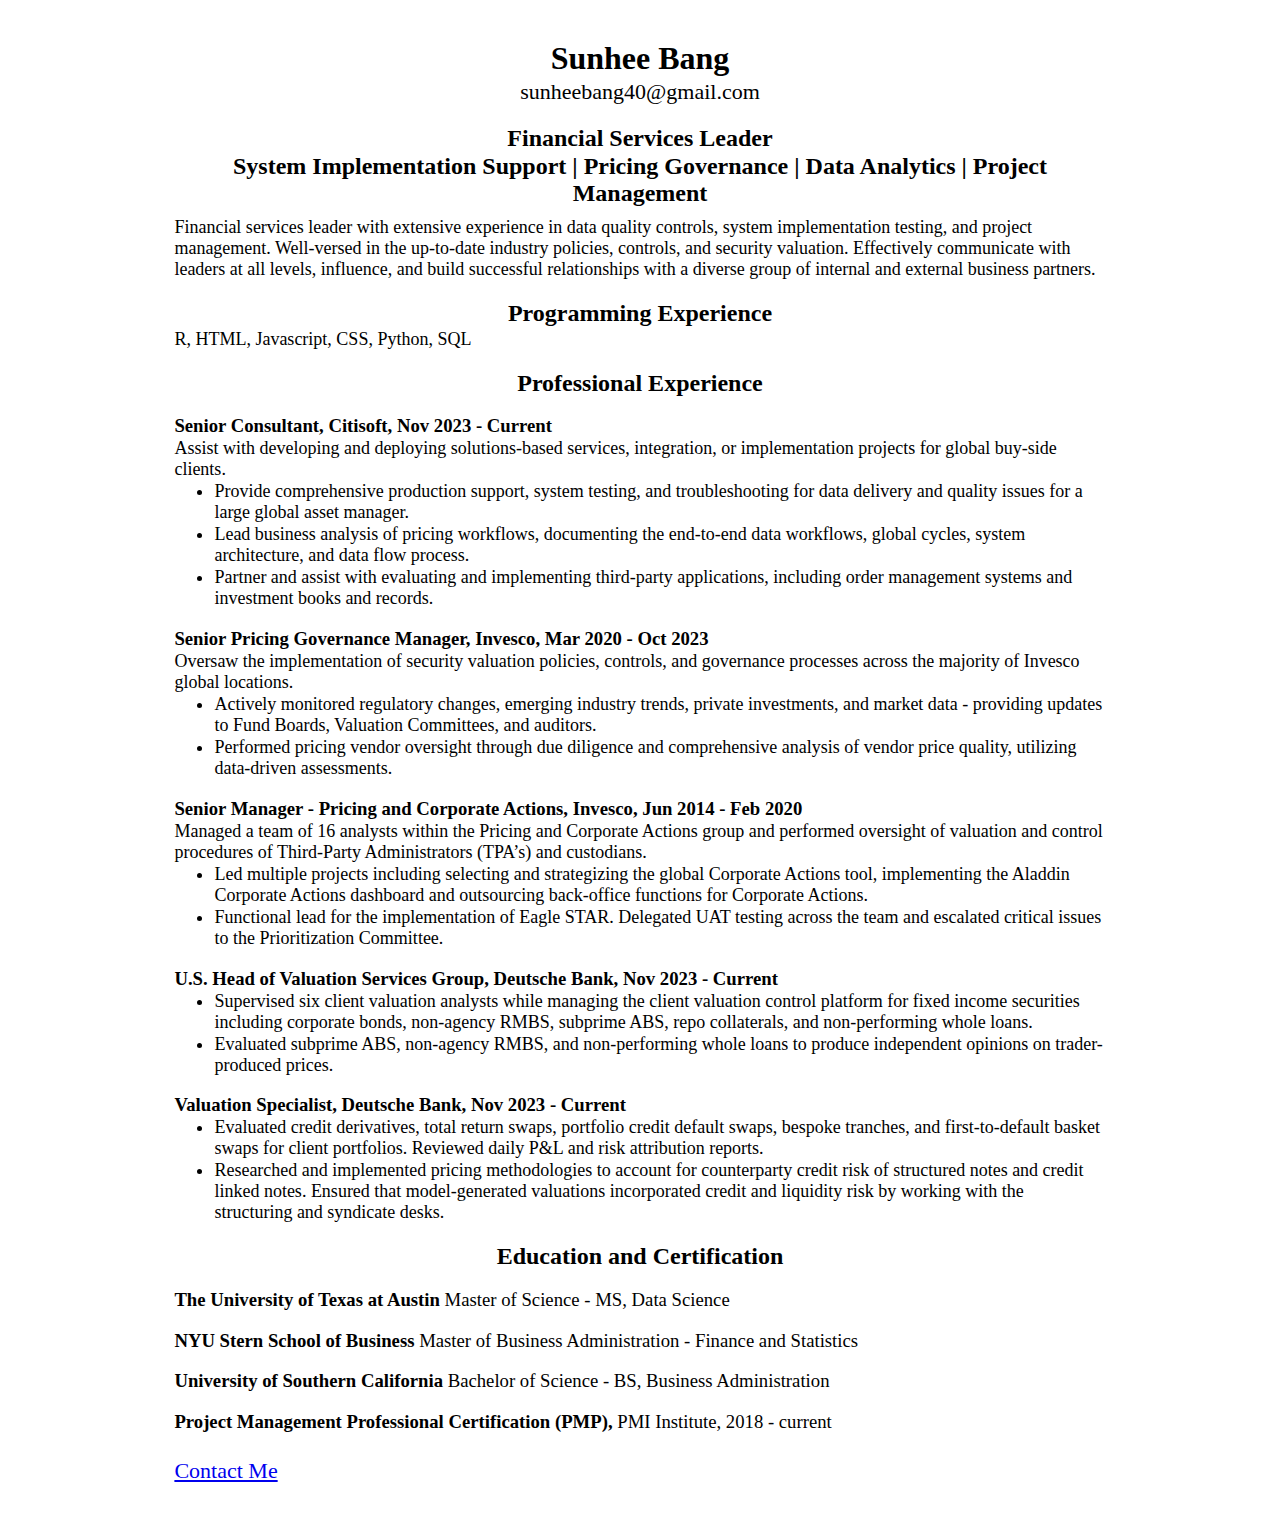
<file: index.html>
<!DOCTYPE html>
<html lang="en">
<head>
    <meta charset="UTF-8">
    <meta name="viewport" content="width=device-width, initial-scale=1.0">
    <title>My Resume</title>
    <link rel="stylesheet" href="./styles.css">
</head>
<body>
    <div class="resumebody"> 
    <h1>Sunhee Bang</h1>
    <p class="contact">sunheebang40@gmail.com</p>

    <h2 style="margin-bottom: 1px;">Financial Services Leader</h2>  
    <h2 style="margin: 1px 0 10px 0;">System Implementation Support | Pricing Governance | Data Analytics | Project Management</h2>
    <p>Financial services leader with extensive experience in data quality controls, system implementation testing, and project management. Well-versed in the up-to-date industry policies, controls, and security valuation. Effectively communicate with leaders at all levels, influence, and build successful relationships with a diverse group of internal and external business partners.  </p>
    <h2>Programming Experience</h2>
    <p>R, HTML, Javascript, CSS, Python, SQL</p>
    <h2>Professional Experience</h2>
    
    
        <h3>Senior Consultant, Citisoft, Nov 2023 - Current</h3>
        <p> Assist with developing and deploying solutions-based services, integration, or implementation projects for global buy-side clients.</p>
            <ul>
            <li>Provide comprehensive production support, system testing, and troubleshooting for data delivery and quality issues for a large global asset manager.</li>
            <li>Lead business analysis of pricing workflows, documenting the end-to-end data workflows, global cycles, system architecture, and data flow process.</li>
            <li>Partner and assist with evaluating and implementing third-party applications, including order management systems and investment books and records.</li>
            </ul>

        <h3>Senior Pricing Governance Manager, Invesco, Mar 2020 - Oct 2023</h3>
        <p>Oversaw the implementation of security valuation policies, controls, and governance processes across the majority of Invesco global locations. </p>
            <ul>
            <li>Actively monitored regulatory changes, emerging industry trends, private investments, and market data - providing updates to Fund Boards, Valuation Committees, and auditors. </li>
            <li>Performed pricing vendor oversight through due diligence and comprehensive analysis of vendor price quality, utilizing data-driven assessments.</li>
            </ul>

        <h3>Senior Manager - Pricing and Corporate Actions, Invesco, Jun 2014 - Feb 2020</h3>
        <p>Managed a team of 16 analysts within the Pricing and Corporate Actions group and performed oversight of valuation and control procedures of Third-Party Administrators (TPA’s) and custodians.  </p>
            <ul>    
            <li>Led multiple projects including selecting and strategizing the global Corporate Actions tool, implementing the Aladdin Corporate Actions dashboard and outsourcing back-office functions for Corporate Actions. </li>
            <li> Functional lead for the implementation of Eagle STAR. Delegated UAT testing across the team and escalated critical issues to the Prioritization Committee.</li>
            </ul> 
        
        <h3>U.S. Head of Valuation Services Group, Deutsche Bank, Nov 2023 - Current</h3>
            <ul>
            <li>Supervised six client valuation analysts while managing the client valuation control platform for fixed income securities including corporate bonds, non-agency RMBS, subprime ABS, repo collaterals, and non-performing whole loans.</li> 
            <li>Evaluated subprime ABS, non-agency RMBS, and non-performing whole loans to produce independent opinions on trader-produced prices. </li>

            </ul>   
        <h3>Valuation Specialist, Deutsche Bank, Nov 2023 - Current</h3>
            <ul>
            <li>Evaluated credit derivatives, total return swaps, portfolio credit default swaps, bespoke tranches, and first-to-default basket swaps for client portfolios. Reviewed daily P&L and risk attribution reports. </li>
            <li>Researched and implemented pricing methodologies to account for counterparty credit risk of structured notes and credit linked notes. Ensured that model-generated valuations incorporated credit and liquidity risk by working with the structuring and syndicate desks.</li>  
            </ul>

    <h2>Education and Certification</h2>
        <h3>The University of Texas at Austin <span>Master of Science - MS, Data Science</span></h3>
        
        <h3>NYU Stern School of Business <span>Master of Business Administration - Finance and Statistics </span></h3>
        
        <h3>University of Southern California <span >Bachelor of Science - BS, Business Administration</h3>
        <h3 style="margin-bottom: 25px;">Project Management Professional Certification (PMP), <span> PMI Institute, 2018 - current</span></h3>
        
        <a href="./contact.html">Contact Me</a>
 </div> 

 
</body>
</html>
</file>
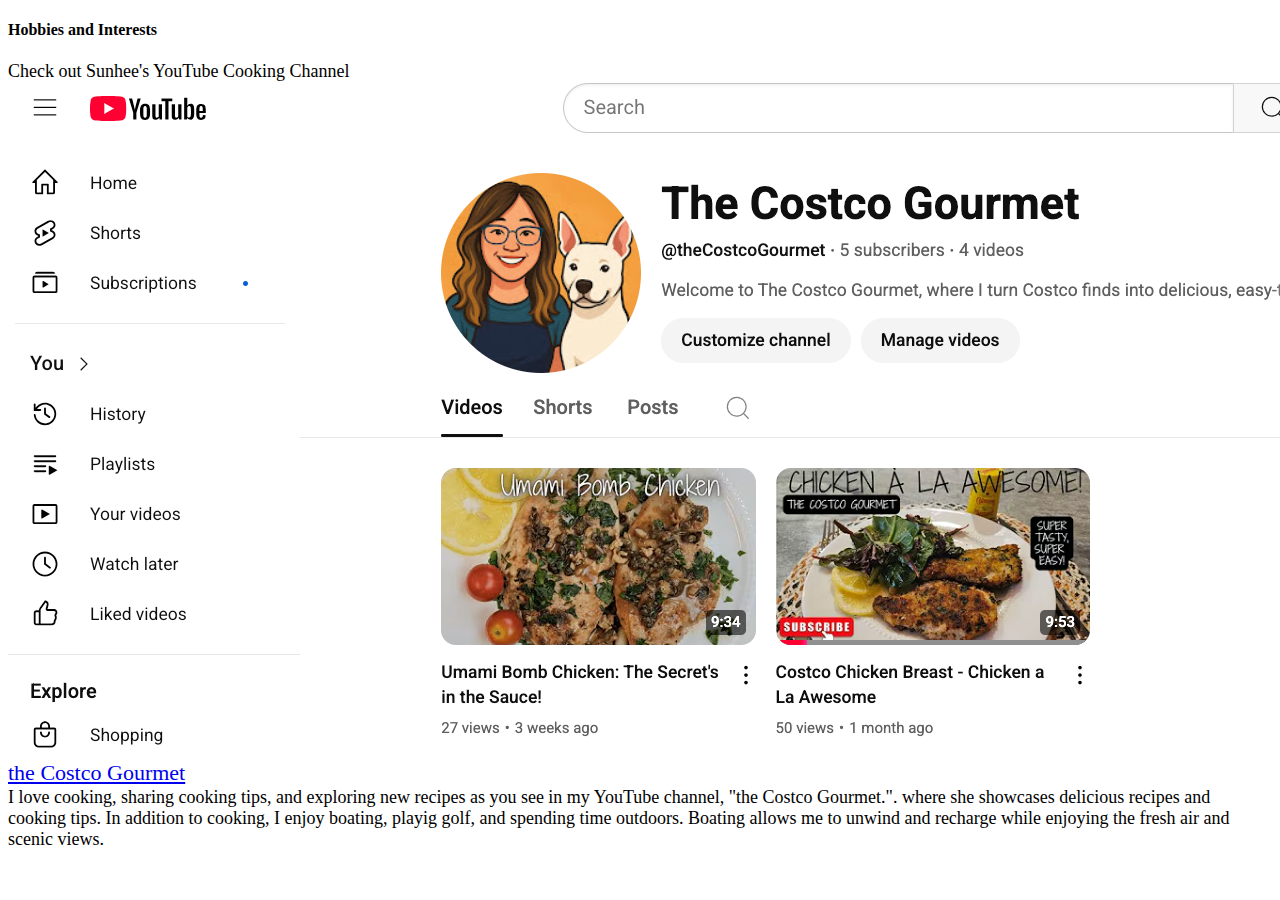
<file: hobby.html>
<!DOCTYPE html>
<html lang="en">    
<head>
    <meta charset="UTF-8">
    <meta name="viewport" content="width=device-width, initial-scale=1.0">
     <title class="hobby">hobbies and interests</title> 
    <link rel="stylesheet" href="./styles.css">
</head>
<body class="gradient-background">
     <div class="hobbybody"></div>
    
    <h4>Hobbies and Interests</h4>
   
    <p class="hobby"> Check out Sunhee's YouTube Cooking Channel </p>
    <img class="hobby" src="./images/myyoutube .png" alt="Sunhee's YouTube Channel" >
    
<p class="hobby"><a href="https://www.youtube.com/@theCostcoGourmet"> the Costco Gourmet</a></p>
   
        <p class="hobby">I love cooking, sharing cooking tips, and exploring new recipes as you see in my YouTube channel, "the Costco Gourmet.". where she showcases delicious recipes and cooking tips. 
    In addition to cooking, I enjoy boating, playig golf, and spending time outdoors. Boating allows me to unwind and recharge while enjoying the fresh air and scenic views.</p>
  
    </div>
</file>
<file: styles.css>
h1{
    text-align: center; 
    margin-bottom: 2px;
    
}
h2{
    text-align: center; 
    margin-bottom: 2px;
}
 
.resumebody{
    margin: 40px;
    text-wrap: wrap;
    text-align: left;
    padding-left: 10%;
    padding-right: 10%;
}
h3{
   margin-bottom: 0; 
}
p, ul, li{
    font-size: 18px;
    margin: 1px 0 1px 0;
    
}

.contact{
    text-align: center;
    font-size: 22px;
    margin-top: 2px;
}
span{
    font-weight: normal;
}
a{
    text-align: left;
    font-size: 22px;
    margin-top: 250px;
}
</file>
